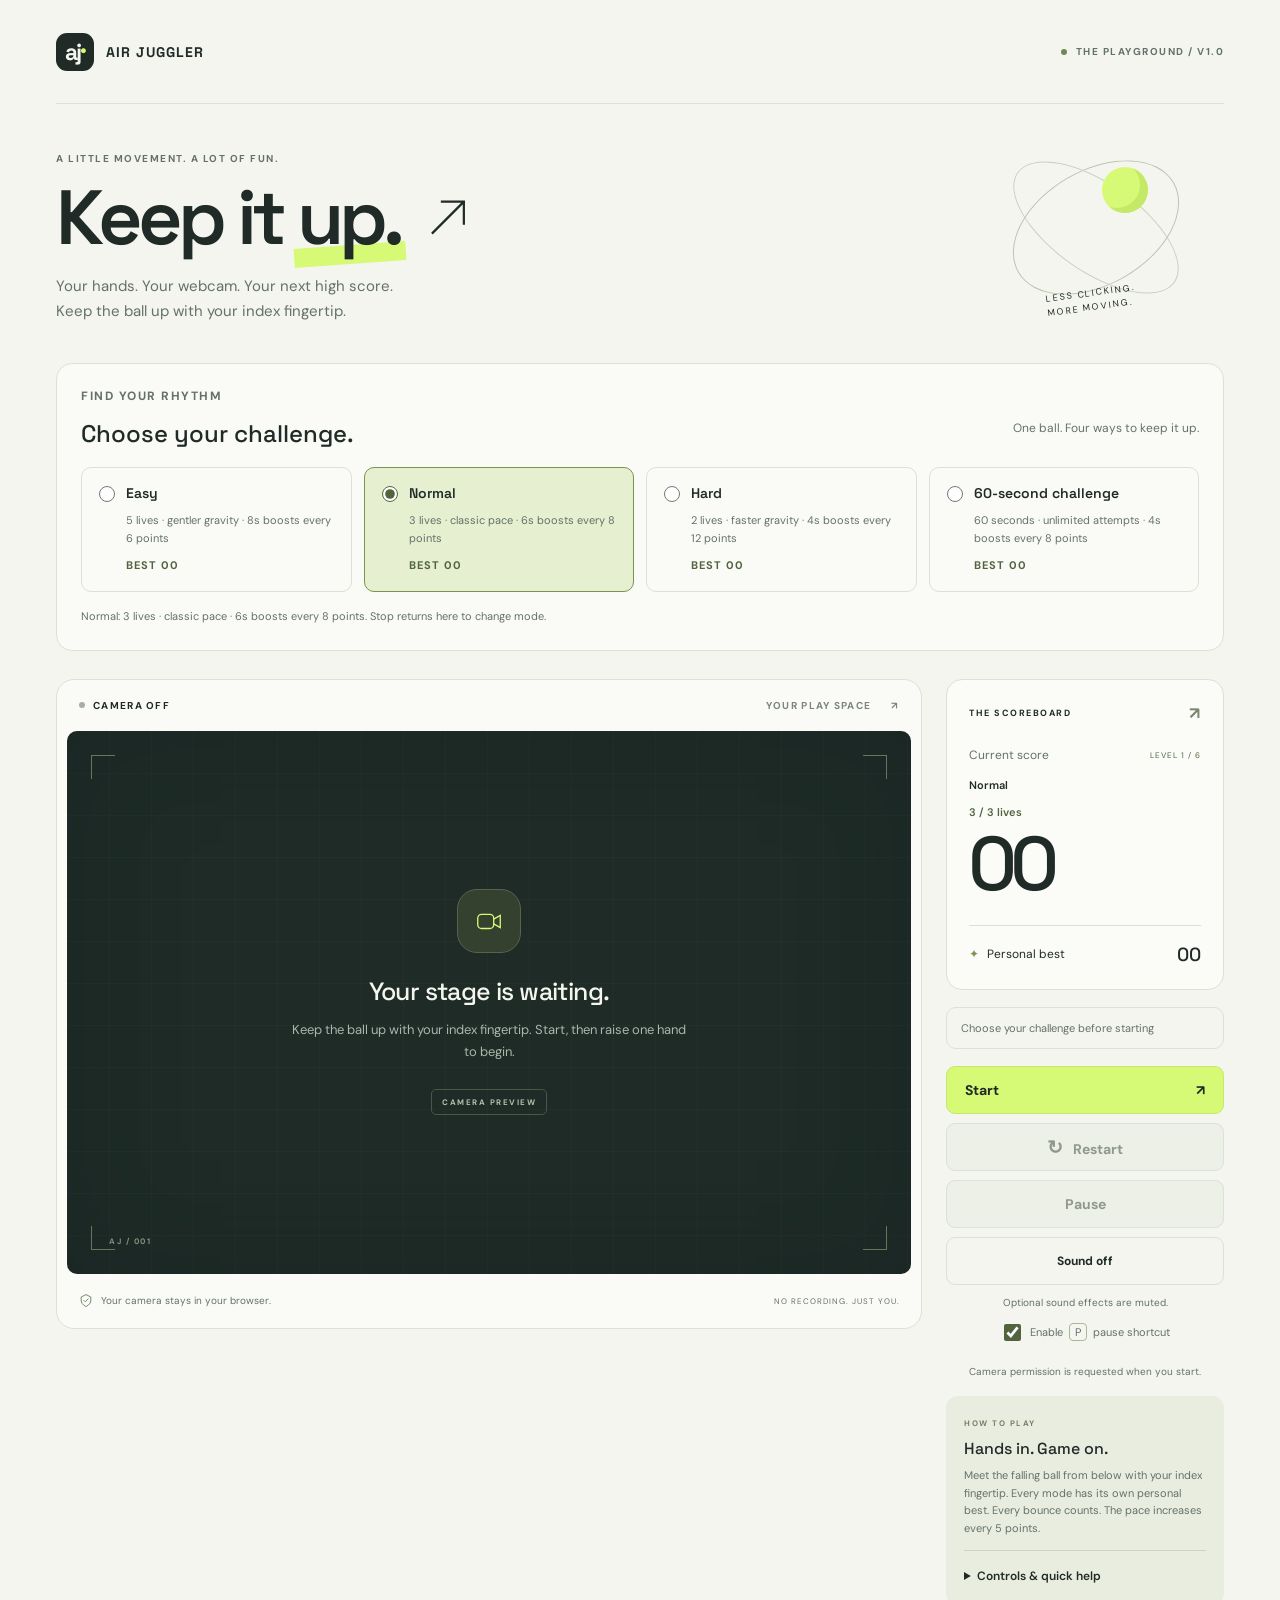
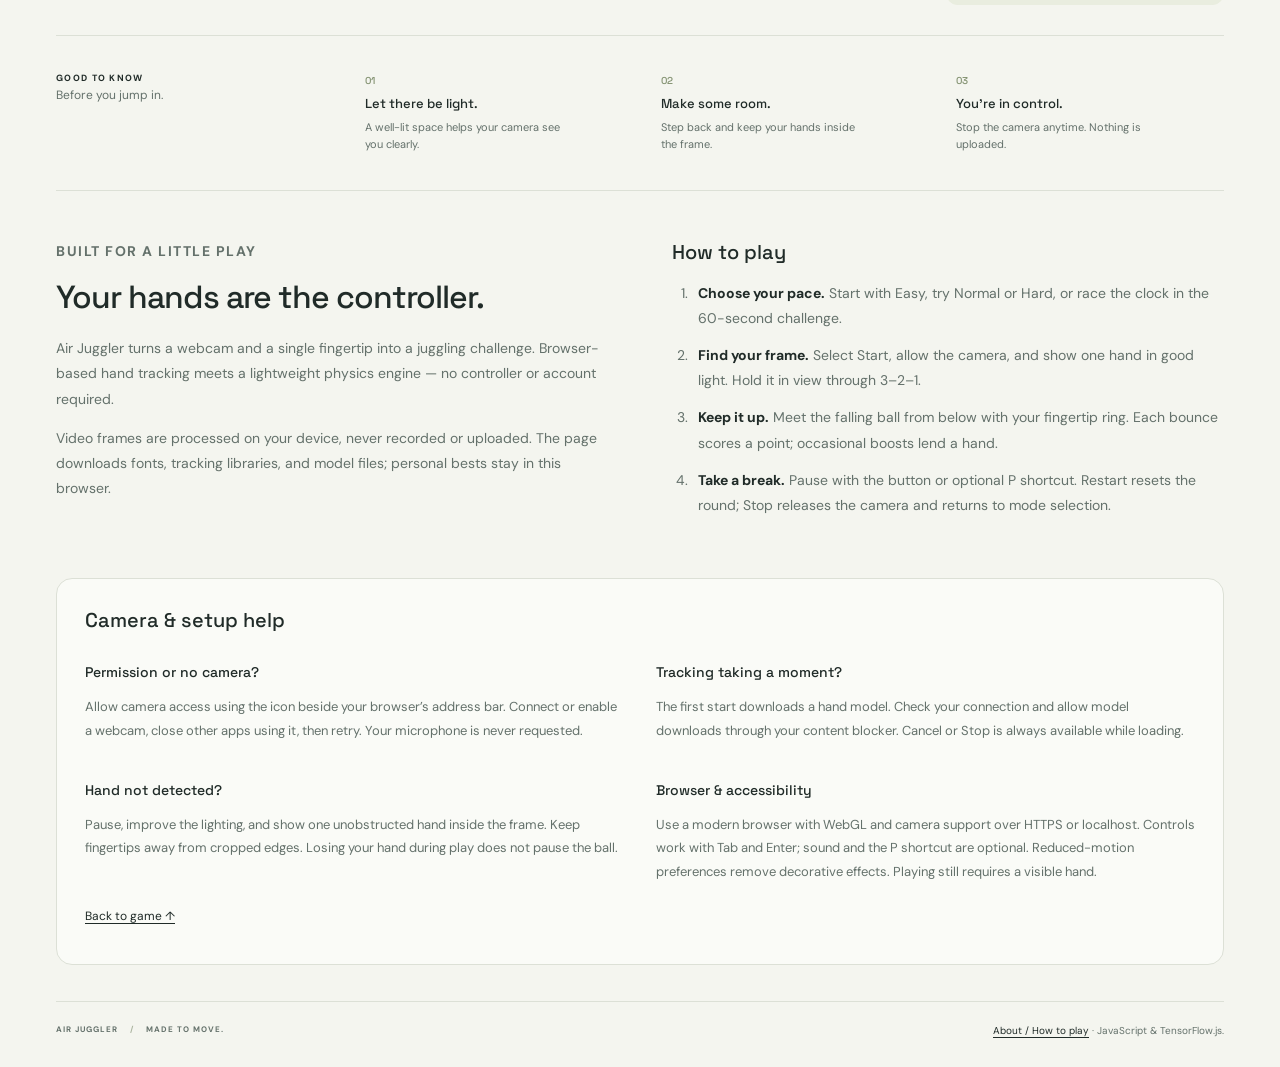
<file: index.html>
<!doctype html>
<html lang="en">
<head>
  <meta charset="UTF-8">
  <meta name="viewport" content="width=device-width, initial-scale=1">
  <meta name="theme-color" content="#f4f5ef">
  <meta name="description" content="Air Juggler — a webcam-controlled browser game. Keep a ball in the air with your fingertip. Four modes, local best scores, and on-device hand tracking.">
  <title>Air Juggler — Keep it up.</title>
  <link rel="icon" href="./assets/favicon.svg" type="image/svg+xml">
  <link rel="preconnect" href="https://fonts.googleapis.com">
  <link rel="preconnect" href="https://fonts.gstatic.com" crossorigin>
  <link rel="stylesheet" href="https://fonts.googleapis.com/css2?family=DM+Sans:wght@400;500;600;700&amp;family=Space+Grotesk:wght@400;500;600;700&amp;display=swap">
  <link rel="stylesheet" href="./css/styles.css">
  <script type="module" src="./js/main.js"></script>
</head>
<body>
  <a class="skip-link" href="#game-workspace">Skip to game</a>
  <noscript><p class="noscript-message">Air Juggler needs JavaScript for camera tracking and gameplay. Enable it, then reload.</p></noscript>
  <div class="page-shell">
    <header class="site-header">
      <a class="brand" href="./" aria-label="Air Juggler home"><span class="brand-mark" aria-hidden="true">aj<span>•</span></span> AIR JUGGLER</a>
      <span class="build-tag"><span></span> THE PLAYGROUND / V1.0</span>
    </header>
    <main>
      <section class="intro" aria-labelledby="page-title">
        <div><p class="eyebrow">A LITTLE MOVEMENT. A LOT OF FUN.</p><h1 id="page-title">Keep it <span>up.</span><svg viewBox="0 0 70 70" aria-hidden="true"><path d="M12 56 55 13M24 13h31v31"/></svg></h1><p class="intro-copy">Your hands. Your webcam. Your next high score.<br>Keep the ball up with your index fingertip.</p></div>
        <div class="orbit" aria-hidden="true"><div class="orbit-ring"></div><span class="orbit-ball"></span><span class="orbit-caption">LESS CLICKING.<br>MORE MOVING.</span></div>
      </section>
      <section id="mode-selection" class="mode-selection" aria-labelledby="mode-title">
        <div class="mode-heading"><div><p class="eyebrow">FIND YOUR RHYTHM</p><h2 id="mode-title">Choose your challenge.</h2></div><p>One ball. Four ways to keep it up.</p></div>
        <fieldset><legend class="visually-hidden">Game mode</legend><div id="mode-options" class="mode-options"></div></fieldset>
        <p id="mode-description" role="status">Choose a mode, then select Start.</p>
      </section>
      <section id="game-workspace" tabindex="-1" class="play-layout" aria-label="Game workspace">
        <div class="stage-card">
          <div class="stage-toolbar"><span><span class="status-dot" id="status-dot"></span><span id="camera-status" role="status">CAMERA OFF</span></span><span class="stage-label">YOUR PLAY SPACE <span aria-hidden="true">↗</span></span></div>
          <div class="stage" id="stage" data-state="idle">
            <video id="webcam" autoplay muted playsinline aria-label="Mirrored live webcam preview" hidden></video>
            <canvas id="game-canvas" width="1280" height="720" aria-label="Live ball, hand landmarks, and index fingertip marker" hidden></canvas>
            <div class="stage-grid" aria-hidden="true"></div>
            <span class="corner top-left" aria-hidden="true"></span><span class="corner top-right" aria-hidden="true"></span><span class="corner bottom-left" aria-hidden="true"></span><span class="corner bottom-right" aria-hidden="true"></span>
            <div class="stage-message" id="stage-message" role="status" aria-live="polite" aria-atomic="true">
              <div class="camera-icon" aria-hidden="true"><svg viewBox="0 0 32 32"><rect x="4" y="9" width="17" height="15" rx="4"/><path d="m21 14 7-4v13l-7-4"/></svg></div>
              <h2 id="state-title">Your stage is waiting.</h2><p id="state-description">Enable your camera to step into the frame.<br>A little room to move is all you need.</p>
              <div id="round-result" hidden><span id="result-caption">FINAL SCORE</span><strong id="final-score">00</strong><p id="result-detail"></p></div>
              <a id="camera-help-link" class="camera-help-link" href="#camera-help" hidden>Camera setup help</a>
              <span class="preview-tag">CAMERA PREVIEW</span>
            </div>
            <div id="level-notice" class="level-notice" role="status" aria-live="polite" hidden></div>
            <div id="countdown" class="countdown" role="status" aria-live="assertive" aria-atomic="true" hidden>3</div>
            <div class="live-caption" id="live-caption" role="status" aria-live="polite" aria-atomic="true" hidden><span aria-hidden="true"></span><span id="tracking-message"></span></div>
            <span class="stage-coordinate" aria-hidden="true">AJ / 001</span>
          </div>
          <div class="stage-footer"><span><svg viewBox="0 0 20 20" aria-hidden="true"><path d="m10 2 6 3v5c0 4-6 7-6 7s-6-3-6-7V5z"/><path d="m7 9 2 2 4-4"/></svg> Your camera stays in your browser.</span><span>NO RECORDING. JUST YOU.</span></div>
        </div>
        <aside class="control-panel" aria-label="Score and controls">
          <div class="score-card"><div class="score-heading"><h2>THE SCOREBOARD</h2><span aria-hidden="true">↗</span></div><p class="score-label">Current score <span id="level">LEVEL 1 / 6</span></p><div class="mode-status"><span id="current-mode">Normal</span><span id="challenge-timer" role="timer" aria-label="Challenge time remaining" hidden>01:00</span></div><div class="round-status"><span id="lives" role="status" aria-live="polite">3 / 3 lives</span></div><p class="score-value" id="score">00</p><div class="high-score"><span><span aria-hidden="true">✦</span> Personal best</span><strong id="high-score">00</strong></div></div>
          <div id="power-status" class="power-status" data-active="false"><span id="power-label" role="status" aria-live="polite">Boosts arrive every 8 points</span><span id="power-time" aria-hidden="true"></span></div>
          <div class="action-card"><button class="button button-primary" id="start-button" type="button"><span id="start-label">Start</span><span aria-hidden="true">↗</span></button><button class="button button-secondary" id="restart-button" type="button" disabled><span aria-hidden="true">↻</span> Restart</button><button class="button button-secondary" id="pause-button" type="button" aria-keyshortcuts="P" aria-label="Pause game (P)" disabled>Pause</button><button class="button button-secondary sound-button" id="sound-button" type="button" aria-pressed="false" aria-describedby="sound-status">Sound off</button><p id="sound-status" class="sound-status" role="status">Optional sound effects are muted.</p><label class="shortcut-setting"><input id="keyboard-shortcut" type="checkbox" checked> Enable <kbd>P</kbd> pause shortcut</label><p id="control-hint">Camera permission is requested when you start.</p></div>
          <div class="coming-card"><span class="small-label">HOW TO PLAY</span><h3>Hands in. Game on.</h3><p>Meet the falling ball from below with your index fingertip. Every mode has its own personal best. Every bounce counts. The pace increases every 5 points.</p><details class="controls-help"><summary>Controls &amp; quick help</summary><dl><dt>Play</dt><dd>Raise one fingertip. Hold it in frame for 3–2–1.</dd><dt>Bounce</dt><dd>Meet the falling ball from below.</dd><dt>Pause / Resume</dt><dd>Use the button, or press <kbd>P</kbd> when the shortcut is enabled.</dd><dt>Restart</dt><dd>Start a fresh round; keep your personal best.</dd><dt>Lives &amp; boosts</dt><dd>Life counts and boosts depend on your mode. A miss resets the ball and clears boosts; your score stays. The 60-second challenge allows unlimited attempts, but its clock runs through recovery. Pause freezes the clock. Stop returns to mode selection.</dd><dt>Stop</dt><dd>End the session and release the camera.</dd><dt>Sound</dt><dd>Optional. Select Sound off to enable, Sound on to mute.</dd></dl><p>Good light helps tracking. Losing your hand during play does not pause the ball.</p></details></div>
        </aside>
      </section>
      <section class="setup-guide" aria-labelledby="guide-title"><h2 id="guide-title">GOOD TO KNOW<br><span>Before you jump in.</span></h2><div><span class="step-number">01</span><h3>Let there be light.</h3><p>A well-lit space helps your camera see you clearly.</p></div><div><span class="step-number">02</span><h3>Make some room.</h3><p>Step back and keep your hands inside the frame.</p></div><div><span class="step-number">03</span><h3>You’re in control.</h3><p>Stop the camera anytime. Nothing is uploaded.</p></div></section>
      <section id="about" class="about-section" aria-labelledby="about-title">
        <div><p class="eyebrow">BUILT FOR A LITTLE PLAY</p><h2 id="about-title">Your hands are the controller.</h2>
          <p>Air Juggler turns a webcam and a single fingertip into a juggling challenge. Browser-based hand tracking meets a lightweight physics engine — no controller or account required.</p>
          <p>Video frames are processed on your device, never recorded or uploaded. The page downloads fonts, tracking libraries, and model files; personal bests stay in this browser.</p></div>
        <div><h3>How to play</h3><ol>
          <li><strong>Choose your pace.</strong> Start with Easy, try Normal or Hard, or race the clock in the 60-second challenge.</li>
          <li><strong>Find your frame.</strong> Select Start, allow the camera, and show one hand in good light. Hold it in view through 3–2–1.</li>
          <li><strong>Keep it up.</strong> Meet the falling ball from below with your fingertip ring. Each bounce scores a point; occasional boosts lend a hand.</li>
          <li><strong>Take a break.</strong> Pause with the button or optional P shortcut. Restart resets the round; Stop releases the camera and returns to mode selection.</li>
        </ol></div>
      </section>
      <section id="camera-help" class="camera-help" aria-labelledby="camera-help-title">
        <h2 id="camera-help-title">Camera &amp; setup help</h2>
        <div class="help-grid">
          <div><h3>Permission or no camera?</h3><p>Allow camera access using the icon beside your browser’s address bar. Connect or enable a webcam, close other apps using it, then retry. Your microphone is never requested.</p></div>
          <div><h3>Tracking taking a moment?</h3><p>The first start downloads a hand model. Check your connection and allow model downloads through your content blocker. Cancel or Stop is always available while loading.</p></div>
          <div><h3>Hand not detected?</h3><p>Pause, improve the lighting, and show one unobstructed hand inside the frame. Keep fingertips away from cropped edges. Losing your hand during play does not pause the ball.</p></div>
          <div><h3>Browser &amp; accessibility</h3><p>Use a modern browser with WebGL and camera support over HTTPS or localhost. Controls work with Tab and Enter; sound and the P shortcut are optional. Reduced-motion preferences remove decorative effects. Playing still requires a visible hand.</p></div>
        </div><a href="#game-workspace">Back to game ↑</a>
      </section>
    </main>
    <footer class="site-footer"><span>AIR JUGGLER <span class="footer-divider">/</span> MADE TO MOVE.</span><span><a href="#about">About / How to play</a> · JavaScript &amp; TensorFlow.js.</span></footer>
  </div>
</body>
</html>
</file>
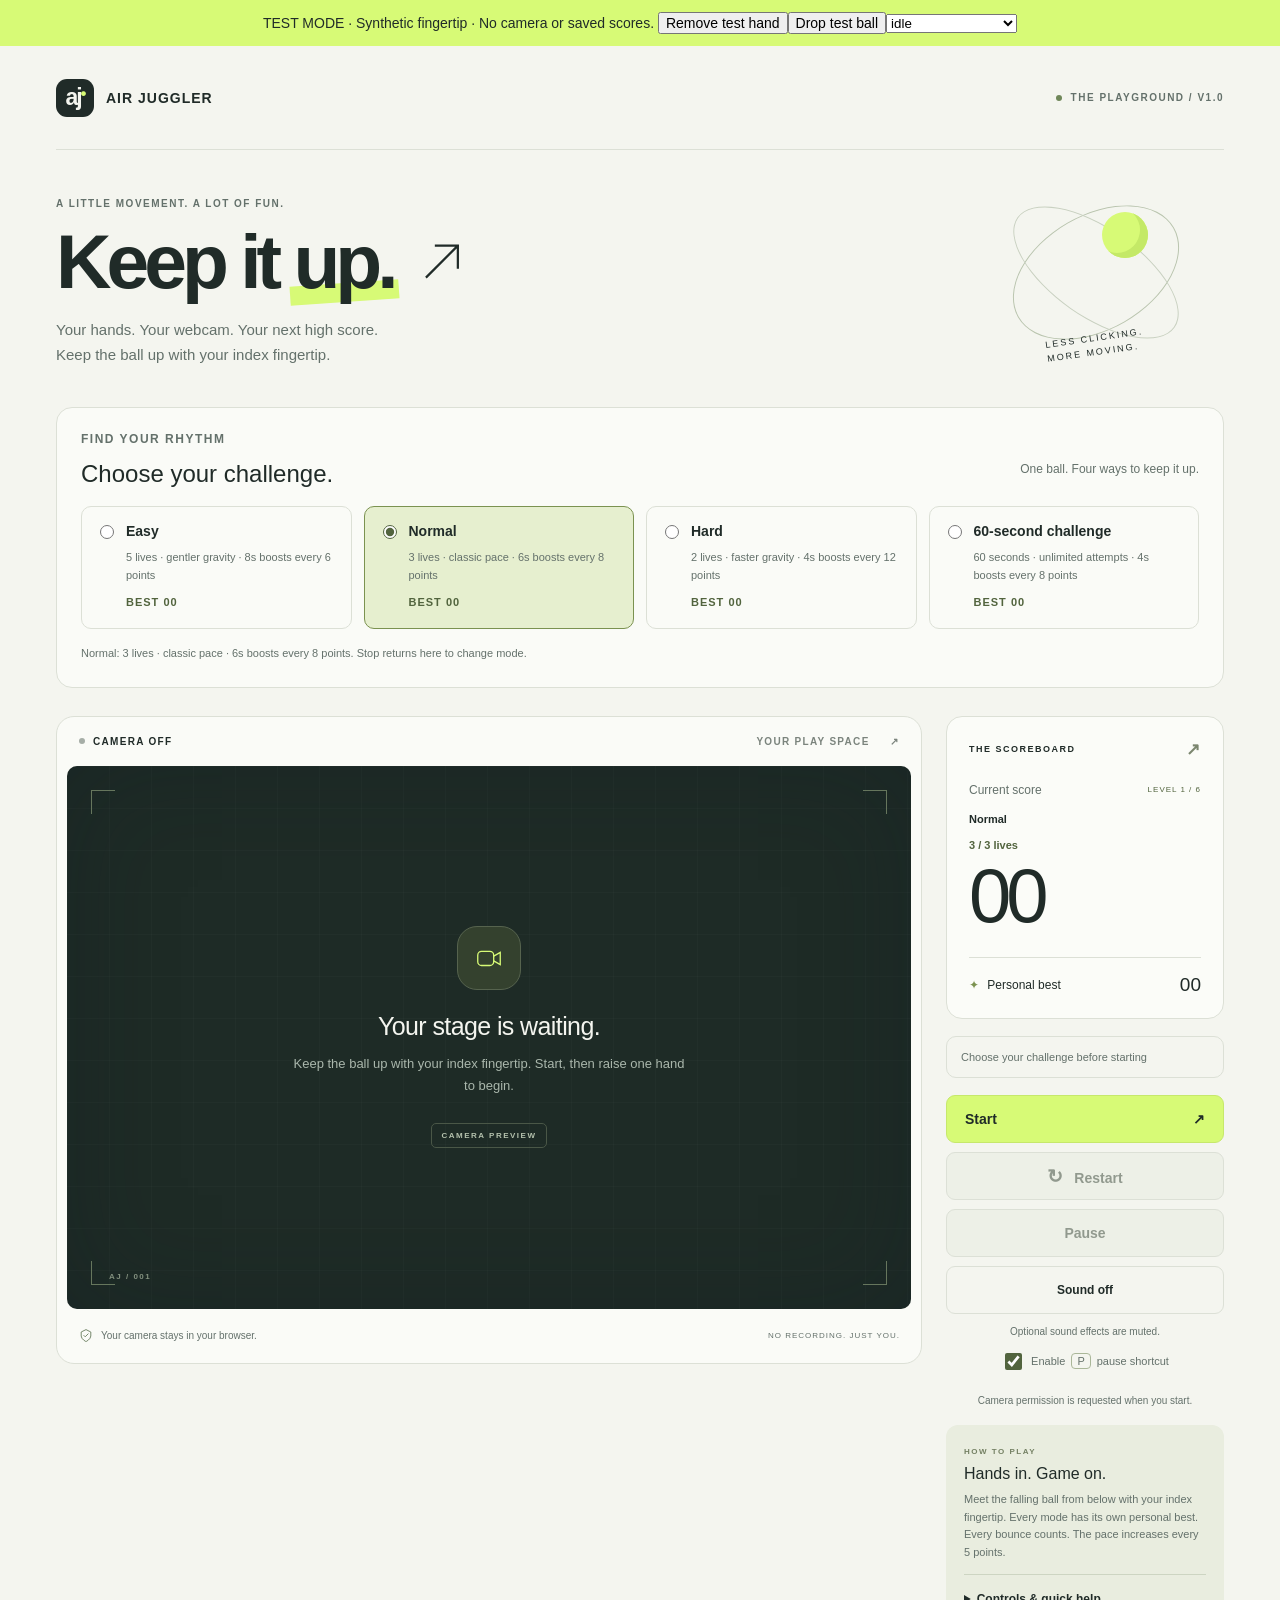
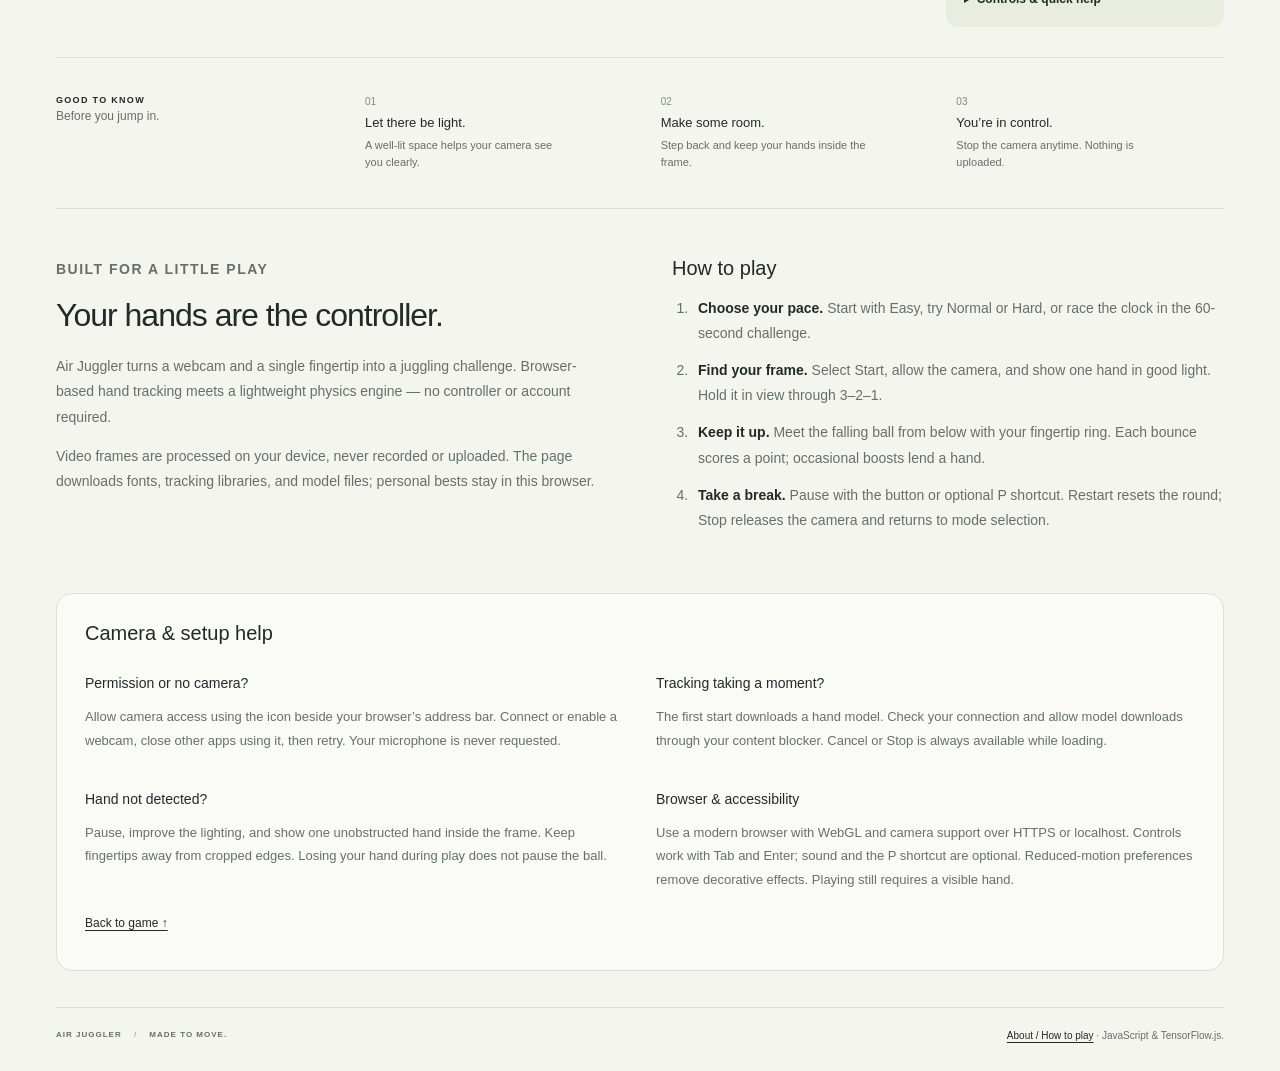
<file: tests/gameplay-smoke.html>
<!doctype html>
<html lang="en">
<meta charset="utf-8">
<meta name="viewport" content="width=device-width, initial-scale=1">
<title>Air Juggler — synthetic-hand test</title>
<link rel="stylesheet" href="../css/styles.css">
<p id="test-status">Loading the actual game UI with a synthetic hand…</p>
<script type="module">
// Reuse production markup and modules; never request a camera or save test scores.
const response = await fetch('../index.html');
const page = new DOMParser().parseFromString(await response.text(), 'text/html');
document.body.replaceChildren(...page.body.childNodes);
const banner = document.createElement('div');
banner.style.cssText = 'padding:12px;text-align:center;background:#d7fa76';
banner.textContent = 'TEST MODE · Synthetic fingertip · No camera or saved scores. ';
const remove = document.createElement('button');
remove.textContent = 'Remove test hand';
banner.append(remove);
const drop = document.createElement('button');
drop.textContent = 'Drop test ball';
banner.append(drop);
const states = document.createElement('select');
states.setAttribute('aria-label', 'Preview setup state');
for (const value of ['idle', 'loading', 'model-loading', 'permission-denied', 'no-camera', 'error']) {
  const option = document.createElement('option');
  option.value = value; option.textContent = value; states.append(option);
}
banner.append(states);
document.body.prepend(banner);
const { HandOverlay } = await import('../js/overlay.js');
const { GameAudio } = await import('../js/audio.js');
const { GameFeedback } = await import('../js/feedback.js');
const { GameLoop } = await import('../js/game-loop.js');
const { elements, renderState, renderScores, renderRound, flashScore, announceLevel, clearFeedback, renderSound, renderModeSelection, renderShortcut, SETUP_STATES } = await import('../js/ui.js');
const overlay = new HandOverlay(elements.canvas, { videoWidth: 800, videoHeight: 600 });
const audio = new GameAudio();
const feedback = new GameFeedback(audio, flashScore, announceLevel);
let present = true;
let state = 'idle';
let selectedMode = 'normal';
const bests = { easy: 0, normal: 0, hard: 0, timed: 0 };
let best = 0;
let previousBest = 0;
const loop = new GameLoop(overlay, (next, details) => {
  if (state !== next) { state = next; renderState(state); }
  renderRound(state, details, best, previousBest);
  feedback.update(state, details);
  if (['paused', 'game-over', 'life-lost'].includes(state)) clearFeedback();
}, (score) => { best = Math.max(best, score); bests[selectedMode] = best; renderScores(score, best); });
function start() {
  feedback.reset();
  clearFeedback();
  present = true;
  remove.textContent = 'Remove test hand';
  previousBest = best;
  state = 'waiting';
  renderState(state);
  loop.start(selectedMode);
}
elements.start.onclick = () => {
  if (SETUP_STATES.includes(state)) start();
  else { loop.stop(); feedback.reset(); clearFeedback(); state = 'idle'; renderState(state); renderModeSelection(selectedMode, (id) => bests[id]); renderScores(0, best); }
};
elements.restart.onclick = start;
elements.pause.onclick = () => loop.paused ? loop.resume() : loop.pause();
elements.sound.onclick = async () => {
  if (audio.muted) {
    const enabled = await audio.enable();
    renderSound(audio.muted, !enabled);
  } else { audio.mute(); renderSound(true); }
};
states.onchange = () => {
  loop.stop(); feedback.reset(); clearFeedback();
  state = states.value;
  renderState(state, state === 'error' ? 'Could not start hand tracking. Check your connection and WebGL support, then try again.' : '');
};
elements.shortcut.onchange = renderShortcut;
document.addEventListener('keydown', (event) => {
  if (!event.repeat && !event.ctrlKey && !event.metaKey && !event.altKey &&
      !event.target.closest('input, textarea, select, [contenteditable="true"]') &&
      event.key.toLowerCase() === 'p' && elements.shortcut.checked && !elements.pause.disabled) {
    event.preventDefault(); loop.paused ? loop.resume() : loop.pause();
  }
});
remove.onclick = () => {
  present = !present;
  remove.textContent = present ? 'Remove test hand' : 'Restore test hand';
};
drop.onclick = () => { if (loop.game.status === 'playing') loop.game.ball.y = 650; };
const timer = setInterval(() => {
  loop.setHand(present ? { keypoints: [{ name: 'index_finger_tip', x: 400, y: 470 }] } : null);
}, 50);
window.addEventListener('pagehide', () => { clearInterval(timer); loop.stop(); audio.mute(); });
document.querySelector('#mode-options').onchange = (event) => {
  if (!SETUP_STATES.includes(state)) return;
  selectedMode = event.target.value;
  best = bests[selectedMode];
  renderModeSelection(selectedMode, (id) => bests[id]);
  renderScores(0, best);
};
renderModeSelection(selectedMode, (id) => bests[id]);
renderScores(0, 0);
renderState('idle');
renderSound(true);
</script>
</html>
</file>
<file: css/styles.css>
:root {
  color-scheme:light;
  --paper:#f4f5ef;
  --ink:#202b28;
  --muted:#64716b;
  --line:#dce0d6;
  --accent:#d7fa76;
  --display:'Space Grotesk',sans-serif;
  --body:'DM Sans',sans-serif
}

* {
  box-sizing:border-box
}

body {
  margin:0;
  background:var(--paper);
  color:var(--ink);
  font-family:var(--body);
  font-size:14px
}

button,a {
  -webkit-tap-highlight-color:transparent
}

button {
  font:inherit
}

button:focus-visible,a:focus-visible {
  outline:3px solid #567729;
  outline-offset:5px
}

[hidden] {
  display:none!important
}

.page-shell {
  max-width:1320px;
  padding:0 56px;
  margin:auto
}

.site-header {
  height:104px;
  display:flex;
  align-items:center;
  justify-content:space-between;
  border-bottom:1px solid var(--line)
}

.brand {
  display:flex;
  align-items:center;
  gap:12px;
  text-decoration:none;
  color:var(--ink);
  font:700 14px var(--display);
  letter-spacing:1px
}

.brand-mark {
  background:var(--ink);
  color:var(--paper);
  width:38px;
  height:38px;
  border-radius:11px;
  display:flex;
  align-items:center;
  justify-content:center;
  font-size:23px;
  letter-spacing:-2px
}

.brand-mark span {
  color:var(--accent);
  font-size:17px;
  align-self:flex-start;
  margin-top:5px
}

.build-tag,.eyebrow,.small-label,.development-tag,.stage-toolbar,.preview-tag,.stage-coordinate,.score-heading,.site-footer {
  font-size:10px;
  letter-spacing:1.5px;
  font-weight:700
}

.build-tag {
  display:flex;
  gap:9px;
  align-items:center;
  color:var(--muted)
}

.build-tag>span,.development-tag>span {
  width:6px;
  height:6px;
  border-radius:50%;
  background:#6f8759
}

.intro {
  display:flex;
  justify-content:space-between;
  align-items:center;
  padding:48px 0 40px
}

.eyebrow {
  margin:0 0 14px;
  color:var(--muted)
}

h1 {
  font:600 clamp(56px,6vw,82px)/1 var(--display);
  letter-spacing:-5px;
  margin:0 0 18px
}

h1>span {
  position:relative;
  z-index:0
}

h1>span:after {
  content:'';
  position:absolute;
  left:-3px;
  right:-6px;
  bottom:2px;
  height:19px;
  background:var(--accent);
  z-index:-1;
  transform:rotate(-4deg)
}

h1 svg {
  width:52px;
  height:52px;
  stroke:var(--ink);
  stroke-width:3;
  fill:none;
  margin-left:23px
}

.intro-copy {
  color:var(--muted);
  line-height:1.65;
  margin:0;
  font-size:15px
}

.orbit {
  position:relative;
  width:180px;
  height:155px;
  margin-right:38px
}

.orbit-ring {
  position:absolute;
  inset:10px 0 30px;
  border:1px solid #bac5af;
  border-radius:50%;
  transform:rotate(-30deg)
}

.orbit-ring:after {
  content:'';
  position:absolute;
  inset:12px -7px;
  border:1px solid #c9d1c1;
  border-radius:50%;
  transform:rotate(65deg)
}

.orbit-ball {
  position:absolute;
  top:7px;
  right:38px;
  width:46px;
  height:46px;
  border-radius:50%;
  background:var(--accent);
  box-shadow:inset -8px -5px 0 #c4e967
}

.orbit-caption {
  position:absolute;
  bottom:1px;
  left:40px;
  font-size:9px;
  letter-spacing:2px;
  line-height:1.5;
  transform:rotate(-8deg)
}

.play-layout {
  display:grid;
  grid-template-columns:minmax(0,1fr) 278px;
  gap:24px
}

.stage-card {
  border:1px solid var(--line);
  border-radius:18px;
  overflow:hidden;
  background:#fafbf7;
  align-self:start
}

.stage-toolbar {
  display:flex;
  justify-content:space-between;
  align-items:center;
  padding:19px 22px;
  font-size:9px;
  letter-spacing:1.3px
}

.stage-toolbar>span:first-child {
  display:flex;
  align-items:center;
  gap:8px
}

.status-dot {
  height:6px;
  width:6px;
  background:#a6aea7;
  border-radius:50%
}

.status-dot[data-state=error] {
  background:#c45c46
}

.stage-label {
  color:#7b847d
}

.stage-label>span {
  margin-left:16px
}

.stage {
  position:relative;
  aspect-ratio:16/10;
  background:#1e2b26;
  overflow:hidden;
  margin:0 10px;
  border-radius:10px;
  display:grid;
  place-items:center;
  color:#f4f5ef
}

.stage-grid {
  position:absolute;
  inset:0;
  background-image:linear-gradient(#ffffff05 1px,transparent 1px),linear-gradient(90deg,#ffffff05 1px,transparent 1px);
  background-size:42px 42px;
  pointer-events:none
}

.stage:after {
  content:'';
  position:absolute;
  inset:0;
  pointer-events:none;
  box-shadow:inset 0 0 110px #101b2340
}

.stage video,.stage canvas {
  position:absolute;
  inset:0;
  width:100%;
  height:100%;
  object-fit:cover
}

.stage video {
  transform:scaleX(-1)
}

.stage canvas {
  pointer-events:none
}

.corner {
  position:absolute;
  width:24px;
  height:24px;
  border-color:#66765d;
  border-style:solid;
  z-index:1
}

.top-left {
  top:24px;
  left:24px;
  border-width:1px 0 0 1px
}

.top-right {
  top:24px;
  right:24px;
  border-width:1px 1px 0 0
}

.bottom-left {
  bottom:24px;
  left:24px;
  border-width:0 0 1px 1px
}

.bottom-right {
  bottom:24px;
  right:24px;
  border-width:0 1px 1px 0
}

.stage-message {
  position:relative;
  text-align:center;
  z-index:2;
  padding:48px 28px;
  max-width:450px
}

.camera-icon {
  margin:0 auto 22px;
  width:64px;
  height:64px;
  border:1px solid #56634e;
  border-radius:20px;
  display:grid;
  place-items:center;
  background:#34412e
}

.camera-icon svg {
  width:30px;
  fill:none;
  stroke:var(--accent);
  stroke-width:1.4
}

.stage-message h2 {
  font:500 25px var(--display);
  letter-spacing:-.6px;
  margin:0 0 12px
}

.stage-message p {
  font-size:13px;
  color:#aab7ac;
  line-height:1.7;
  margin:0
}

.preview-tag {
  display:inline-block;
  margin-top:26px;
  border:1px solid #4a5747;
  padding:7px 10px;
  border-radius:5px;
  font-size:8px;
  color:#b4c1ad
}

.stage-coordinate {
  position:absolute;
  left:42px;
  bottom:28px;
  color:#8e9c88;
  font-size:8px
}

.stage-footer {
  display:flex;
  justify-content:space-between;
  align-items:center;
  padding:19px 21px;
  color:var(--muted);
  font-size:10px;
  gap:12px
}

.stage-footer>span:first-child {
  display:flex;
  align-items:center;
  gap:7px
}

.stage-footer svg {
  width:16px;
  height:16px;
  stroke:#718467;
  fill:none;
  stroke-width:1.2
}

.stage-footer>span:last-child {
  font-size:8px;
  letter-spacing:1px
}

.control-panel {
  display:flex;
  flex-direction:column;
  gap:17px
}

.score-card {
  border:1px solid var(--line);
  border-radius:16px;
  padding:22px;
  background:#fbfcf8
}

.score-heading {
  display:flex;
  justify-content:space-between;
  align-items:center
}

.score-heading h2 {
  font:inherit;
  margin:0;
  font-size:9px
}

.score-heading>span {
  font-size:17px;
  color:#7b866f
}

.score-label {
  margin:23px 0 0;
  color:var(--muted);
  font-size:12px
}

.score-value {
  font:500 76px/.98 var(--display);
  letter-spacing:-5px;
  margin:8px 0 23px;
  font-variant-numeric:tabular-nums
}

.high-score {
  display:flex;
  justify-content:space-between;
  align-items:center;
  border-top:1px solid var(--line);
  padding-top:16px;
  font-size:12px
}

.high-score>span>span {
  color:#7b9250;
  margin-right:5px
}

.high-score strong {
  font:500 19px var(--display)
}

.button {
  width:100%;
  min-height:49px;
  border-radius:9px;
  font-weight:700;
  cursor:pointer;
  transition:background .2s,transform .2s
}

.button:not(:disabled):active {
  transform:translateY(1px)
}

.button-primary {
  background:var(--accent);
  border:1px solid #c6e86b;
  display:flex;
  justify-content:space-between;
  align-items:center;
  padding:0 18px;
  color:var(--ink)
}

.button-primary:hover:not(:disabled) {
  background:#c9ef64
}

.button-primary:disabled {
  opacity:.65;
  cursor:wait
}

.button-secondary {
  margin-top:9px;
  border:1px solid var(--line);
  background:transparent;
  color:var(--ink)
}

.button-secondary>span {
  font-size:19px;
  margin-right:7px
}

.button-secondary:hover:not(:disabled) {
  background:#e8ecdf
}

.button:disabled {
  cursor:not-allowed
}

.button-secondary:disabled {
  color:#91998e;
  background:#edf0e7
}

.action-card>p {
  color:var(--muted);
  font-size:10px;
  text-align:center;
  line-height:1.5;
  margin:10px 8px 0
}

.coming-card {
  padding:16px 18px;
  border-radius:12px;
  background:#e9eddf
}

.small-label {
  font-size:8px;
  color:#748063
}

.coming-card h3 {
  font:500 16px var(--display);
  margin:8px 0
}

.coming-card p {
  font-size:11px;
  line-height:1.6;
  color:var(--muted);
  margin:0 0 12px
}

.development-tag {
  font-size:7px;
  display:flex;
  align-items:center;
  gap:6px;
  color:#657552
}

.development-tag>span {
  width:5px;
  height:5px
}

.setup-guide {
  display:grid;
  grid-template-columns:1.05fr repeat(3,1fr);
  gap:28px;
  padding:34px 0 36px;
  margin-top:30px;
  border-top:1px solid var(--line)
}

.setup-guide>h2 {
  font-size:9px;
  letter-spacing:1.3px;
  line-height:1.9;
  margin:0
}

.setup-guide>h2>span {
  font:400 12px var(--body);
  letter-spacing:0;
  color:var(--muted)
}

.step-number {
  font:500 10px var(--display);
  color:#81906f
}

.setup-guide h3 {
  font:500 13px var(--display);
  margin:7px 0
}

.setup-guide p {
  font-size:11px;
  line-height:1.6;
  color:var(--muted);
  margin:0;
  max-width:205px
}

.site-footer {
  display:flex;
  justify-content:space-between;
  padding:22px 0 30px;
  border-top:1px solid var(--line);
  color:var(--muted);
  font-size:8px;
  letter-spacing:1px
}

.site-footer>span:last-child {
  font-weight:400;
  letter-spacing:0;
  font-size:10px
}

.footer-divider {
  margin:0 9px;
  color:#a9b29e
}

.live-caption {
  position:absolute;
  bottom:20px;
  z-index:2;
  background:#1e2b26e6;
  padding:10px 14px;
  border-radius:30px;
  font-size:11px;
  max-width:90%;
  text-align:center
}

.live-caption>span {
  display:inline-block;
  width:6px;
  height:6px;
  border-radius:50%;
  background:var(--accent);
  margin-right:5px
}

.stage[data-state=loading] .camera-icon {
  animation:pulse 1.3s ease-in-out infinite
}

.stage[data-state=error] .camera-icon {
  border-color:#bc866b
}

@keyframes pulse {
  50% {
    opacity:.45
  }
}

@media(min-width:1100px) {
  .stage {
    aspect-ratio:16/10.3
  }
}

@media(max-width:950px) {
  .page-shell {
    padding:0 28px
  }
  .play-layout {
    grid-template-columns:minmax(0,1fr) 240px;
    gap:16px
  }
  .stage {
    aspect-ratio:3/4
  }
  .stage-footer>span:last-child {
    display:none
  }
  .orbit {
    display:none
  }
  .setup-guide {
    gap:20px
  }
}

@media(max-width:680px) {
  .page-shell {
    padding:0 20px
  }
  .site-header {
    height:80px
  }
  .brand {
    font-size:12px
  }
  .build-tag {
    font-size:7px;
    letter-spacing:.7px
  }
  .intro {
    padding:34px 0 30px
  }
  h1 {
    font-size:62px;
    letter-spacing:-4px
  }
  h1 svg {
    width:38px;
    margin-left:12px
  }
  .intro-copy {
    font-size:13px
  }
  .eyebrow {
    font-size:8px
  }
  .orbit {
    display:none
  }
  .play-layout {
    grid-template-columns:1fr
  }
  .stage {
    aspect-ratio:4/3;
    min-height:310px
  }
  .stage-toolbar {
    padding:17px
  }
  .stage-message h2 {
    font-size:23px
  }
  .stage-message {
    padding:32px 22px
  }
  .camera-icon {
    margin-bottom:16px
  }
  .preview-tag {
    margin-top:18px
  }
  .control-panel {
    display:grid;
    grid-template-columns:1fr 1fr;
    gap:14px
  }
  .score-card {
    padding:16px
  }
  .score-label {
    margin-top:14px
  }
  .score-value {
    font-size:58px;
    margin-bottom:14px
  }
  .high-score {
    font-size:10px;
    gap:8px
  }
  .score-heading h2 {
    font-size:8px;
    letter-spacing:.8px
  }
  .action-card {
    align-self:center
  }
  .coming-card {
    grid-column:1/-1
  }
  .setup-guide {
    grid-template-columns:1fr 1fr;
    gap:25px;
    margin-top:25px;
    padding-top:26px
  }
  .site-footer {
    gap:14px;
    flex-wrap:wrap
  }
  .stage-label {
    font-size:8px
  }
  .stage-label>span {
    margin-left:6px
  }
}

@media(prefers-reduced-motion:reduce) {
  *,*:before,*:after {
    animation:none!important;
    transition:none!important
  }
}


/* Tracking overlays share the preview's exact content area. */
.stage canvas {
  object-fit: fill;
  z-index: 1;
}
.live-caption > #tracking-message {
  display: inline;
  width: auto;
  height: auto;
  border-radius: 0;
  background: none;
  margin: 0;
}
.stage[data-state="model-loading"] .stage-message {
  background: rgba(30, 43, 38, 0.94);
  border-radius: 16px;
  margin: 16px;
}
.stage[data-state="model-loading"] .camera-icon {
  animation: pulse 1.3s ease-in-out infinite;
}
.stage[data-state="no-hand"] .stage-coordinate {
  display: none;
}
.status-dot[data-state="no-hand"],
.status-dot[data-state="model-loading"] {
  background: #b78b35;
}
@media (prefers-reduced-motion: reduce) {
  .stage[data-state="model-loading"] .camera-icon { animation: none; }
}

.stage[data-state="game-over"] .stage-message {
  background: rgba(30, 43, 38, 0.95);
  border-radius: 16px;
  margin: 16px;
}
.stage[data-state="game-over"] .preview-tag { display: none; }
.stage[data-state="playing"] .stage-coordinate,
.stage[data-state="waiting"] .stage-coordinate { display: none; }
.status-dot[data-state="playing"],
.status-dot[data-state="waiting"] { background: #709b3a; }

/* Round feedback stays inside the original play-space visual language. */
.score-label { display: flex; justify-content: space-between; align-items: center; gap: 8px; }
#level { font-size: 8px; letter-spacing: 1px; color: #52643e; }
.countdown {
  position: absolute;
  z-index: 3;
  display: grid;
  place-items: center;
  width: 110px;
  height: 110px;
  border-radius: 50%;
  background: rgba(30, 43, 38, 0.9);
  border: 2px solid var(--accent);
  color: var(--accent);
  font: 600 64px var(--display);
  pointer-events: none;
}
.stage[data-state="paused"] .stage-message {
  background: rgba(30, 43, 38, 0.95);
  border-radius: 16px;
  margin: 16px;
}
.stage[data-state="paused"] .camera-icon,
.stage[data-state="paused"] .preview-tag,
.stage[data-state="game-over"] .camera-icon { display: none; }
#round-result { margin-top: 20px; }
#result-caption { font-size: 9px; letter-spacing: 1.5px; color: var(--accent); }
#final-score { display: block; font: 600 62px/1.1 var(--display); margin: 6px 0; }
#round-result #result-detail { font-size: 11px; }
.status-dot[data-state="paused"] { background: #b78b35; }
.stage[data-state="countdown"] .stage-coordinate,
.stage[data-state="paused"] .stage-coordinate { display: none; }
@media (max-width: 680px) {
  .stage[data-state="game-over"] .stage-message { padding: 18px; }
  #round-result { margin-top: 10px; }
  #final-score { font-size: 46px; }
}

/* Optional feedback complements, rather than replaces, visible game states. */
.score-value { transition: color 160ms ease, transform 160ms ease; transform-origin: left center; }
.score-value.score-hit { color: #4d7221; transform: scale(1.04); }
.level-notice {
  position: absolute;
  top: 18px;
  left: 50%;
  transform: translateX(-50%);
  z-index: 3;
  max-width: calc(100% - 40px);
  padding: 10px 16px;
  border: 1px solid #d7fa7680;
  border-radius: 24px;
  background: #202b28ed;
  color: var(--accent);
  font-size: 12px;
  text-align: center;
  pointer-events: none;
}
.sound-button { min-height: 40px; font-size: 12px; }
.sound-button[aria-pressed="true"] { background: #e0ebcb; border-color: #b0c78b; }
.sound-status { font-size: 10px; color: var(--muted); }
.controls-help { border-top: 1px solid #cdd5c2; padding-top: 12px; margin-top: 12px; }
.controls-help summary { cursor: pointer; font-weight: 600; font-size: 12px; padding: 5px 0; }
.controls-help summary:focus-visible { outline: 3px solid #567729; outline-offset: 4px; border-radius: 3px; }
.controls-help dl { font-size: 11px; line-height: 1.6; margin: 12px 0; }
.controls-help dt { font-weight: 700; margin-top: 8px; }
.controls-help dd { margin: 0; color: var(--muted); }
kbd { font: inherit; padding: 1px 5px; border: 1px solid #aab799; border-radius: 4px; }
@media (prefers-reduced-motion: reduce) {
  .score-value.score-hit { transform: none; }
}

.round-status { margin-top: 12px; font-size: 11px; font-weight: 600; color: #52643e; }
.power-status {
  display: flex;
  align-items: center;
  justify-content: space-between;
  gap: 8px;
  padding: 12px 14px;
  border: 1px solid var(--line);
  border-radius: 10px;
  font-size: 11px;
  line-height: 1.5;
  color: var(--muted);
}
.power-status[data-active="true"] { background: #e4efcf; border-color: #a8be83; color: #31451e; }
#power-time { white-space: nowrap; font-variant-numeric: tabular-nums; font-weight: 700; }
.stage[data-state="life-lost"] .stage-message { background: #1e2b26f2; border-radius: 16px; margin: 16px; }
.stage[data-state="life-lost"] .camera-icon,
.stage[data-state="life-lost"] .preview-tag { display: none; }
.status-dot[data-state="life-lost"] { background: #b78b35; }
@media (max-width: 680px) {
  .power-status { grid-column: 1 / -1; grid-row: 2; }
}

.mode-selection { margin-bottom: 28px; padding: 24px; border: 1px solid var(--line); border-radius: 16px; background: #fafbf7; }
.mode-heading { display: flex; align-items: center; justify-content: space-between; gap: 16px; }
.mode-heading h2 { font: 500 24px var(--display); margin: 0 0 18px; }
.mode-heading p { color: var(--muted); font-size: 12px; }
.mode-selection fieldset { border: 0; margin: 0; padding: 0; }
.mode-options { display: grid; grid-template-columns: repeat(4, 1fr); gap: 12px; }
.mode-option { display: grid; grid-template-columns: 18px 1fr; gap: 10px; padding: 16px; border: 1px solid var(--line); border-radius: 10px; cursor: pointer; }
.mode-option:has(input:checked) { background: #e6efcf; border-color: #7b9250; }
.mode-option:focus-within { outline: 3px solid #567729; outline-offset: 3px; }
.mode-option input { accent-color: #52643e; margin: 2px 0 0; }
.mode-option strong { font: 600 14px var(--display); }
.mode-option span, .mode-option small { grid-column: 2; font-size: 11px; line-height: 1.6; color: var(--muted); }
.mode-option small { font-weight: 700; letter-spacing: 1px; color: #52643e; }
#mode-description { margin: 16px 0 0; font-size: 11px; line-height: 1.6; color: var(--muted); }
.mode-status { display: flex; gap: 8px; justify-content: space-between; margin-top: 14px; font-size: 11px; font-weight: 600; }
#challenge-timer { font-variant-numeric: tabular-nums; }
#challenge-timer[data-urgent="true"] { color: #a1442f; }
.visually-hidden { position: absolute; width: 1px; height: 1px; padding: 0; margin: -1px; overflow: hidden; clip-path: inset(50%); white-space: nowrap; border: 0; }
@media (max-width: 950px) { .mode-options { grid-template-columns: repeat(2, 1fr); } }
@media (max-width: 480px) { .mode-selection { padding: 16px; } .mode-heading { display: block; } .mode-options { grid-template-columns: 1fr; } }

/* Release layout: readable support content and touch-friendly controls. */
html { scroll-padding-top: 20px; }
.skip-link { position: fixed; left: 16px; top: -80px; z-index: 10; padding: 12px 18px; background: var(--ink); color: white; border-radius: 8px; }
.skip-link:focus { top: 16px; }
.noscript-message { padding: 20px; background: var(--accent); text-align: center; }
.site-footer a, .camera-help a { color: var(--ink); text-underline-offset: 3px; }
.camera-help-link { display: block; margin: 14px auto 0; color: var(--accent); text-underline-offset: 4px; font-size: 13px; padding: 8px; }
.shortcut-setting { display: flex; align-items: center; justify-content: center; gap: 6px; min-height: 44px; color: var(--muted); font-size: 11px; cursor: pointer; }
.shortcut-setting input { accent-color: #52643e; width: 17px; height: 17px; }
input:focus-visible { outline: 3px solid #567729; outline-offset: 4px; }
.button { min-height: 48px; }
.control-panel, .stage-card, .score-card, .action-card { min-width: 0; }
.mode-status { flex-wrap: wrap; line-height: 1.5; }
.stage-toolbar { font-size: 10px; }
.stage { width: calc(100% - 20px); min-width: 0; }
.stage-message { max-width: min(460px, 100%); min-width: 0; }
.stage:is([data-state="permission-denied"], [data-state="no-camera"]) .camera-icon { border-color: #bc866b; }
.stage:is([data-state="error"], [data-state="permission-denied"], [data-state="no-camera"]) .preview-tag { display: none; }
.status-dot:is([data-state="permission-denied"], [data-state="no-camera"]) { background: #c45c46; }
.stage[data-state="no-hand"] .live-caption { border: 1px solid #c9b879; }
.about-section { display: grid; grid-template-columns: 1fr 1fr; gap: 64px; padding: 48px 0; border-top: 1px solid var(--line); }
.about-section h2 { font: 500 32px/1.2 var(--display); letter-spacing: -1px; margin: 0 0 20px; }
.about-section h3, .camera-help h2 { font: 500 20px var(--display); margin: 0 0 16px; }
.about-section p, .about-section li, .camera-help p { color: var(--muted); font-size: 14px; line-height: 1.8; }
.about-section ol { padding-left: 20px; margin: 0; }
.about-section li { padding-left: 6px; margin-bottom: 12px; }
.about-section strong { color: var(--ink); }
.camera-help { padding: 28px; margin-bottom: 36px; border: 1px solid var(--line); border-radius: 16px; background: #fafbf7; }
.help-grid { display: grid; grid-template-columns: repeat(2, 1fr); gap: 12px 32px; }
.help-grid h3 { font: 500 14px var(--display); }
.help-grid p { font-size: 13px; }
.camera-help > a { display: inline-block; padding: 12px 0; font-size: 12px; }
@media (max-width: 950px) and (min-width: 681px) {
  .play-layout { grid-template-columns: 1fr; }
  .stage { aspect-ratio: 16 / 10; }
  .control-panel { display: grid; grid-template-columns: 1fr 1fr; gap: 16px; }
  .score-card { grid-column: 1; grid-row: 1; }
  .action-card { grid-column: 2; grid-row: 1 / 3; }
  .power-status { grid-column: 1; grid-row: 2; }
  .coming-card { grid-column: 1 / -1; }
}
@media (max-width: 680px) {
  .page-shell { padding: 0 16px; }
  .build-tag { letter-spacing: 0.3px; }
  .control-panel { grid-template-columns: 1fr; }
  .score-card { display: grid; grid-template-columns: 1fr 1fr; gap: 8px 16px; }
  .score-heading, .high-score { grid-column: 1 / -1; }
  .score-label { grid-column: 1 / -1; margin: 6px 0 0; font-size: 12px; }
  .mode-status { grid-column: 1; margin: 0; }
  .round-status { grid-column: 1; margin: 0; align-self: start; }
  .score-value { grid-column: 2; grid-row: 3 / 5; margin: 0; text-align: right; font-size: 52px; }
  .power-status { grid-column: auto; grid-row: auto; }
  .action-card { display: grid; grid-template-columns: 1fr 1fr; gap: 10px; }
  .action-card .button { margin: 0; }
  .action-card > p, .shortcut-setting { grid-column: 1 / -1; margin: 0; }
  .stage { min-height: 340px; }
  .stage-message { padding: 24px 16px; }
  .stage-message h2 { font-size: 22px; }
  .stage-message p { font-size: 12px; }
  .stage-toolbar { padding: 14px; gap: 8px; }
  .stage-label { font-size: 8px; letter-spacing: 0.5px; }
  .stage-footer { padding: 15px; }
  .live-caption { font-size: 11px; bottom: 12px; }
  .about-section, .help-grid { grid-template-columns: 1fr; gap: 20px; }
  .about-section { padding: 32px 0; }
  .about-section h2 { font-size: 28px; }
  .camera-help { padding: 20px; }
}
</file>
